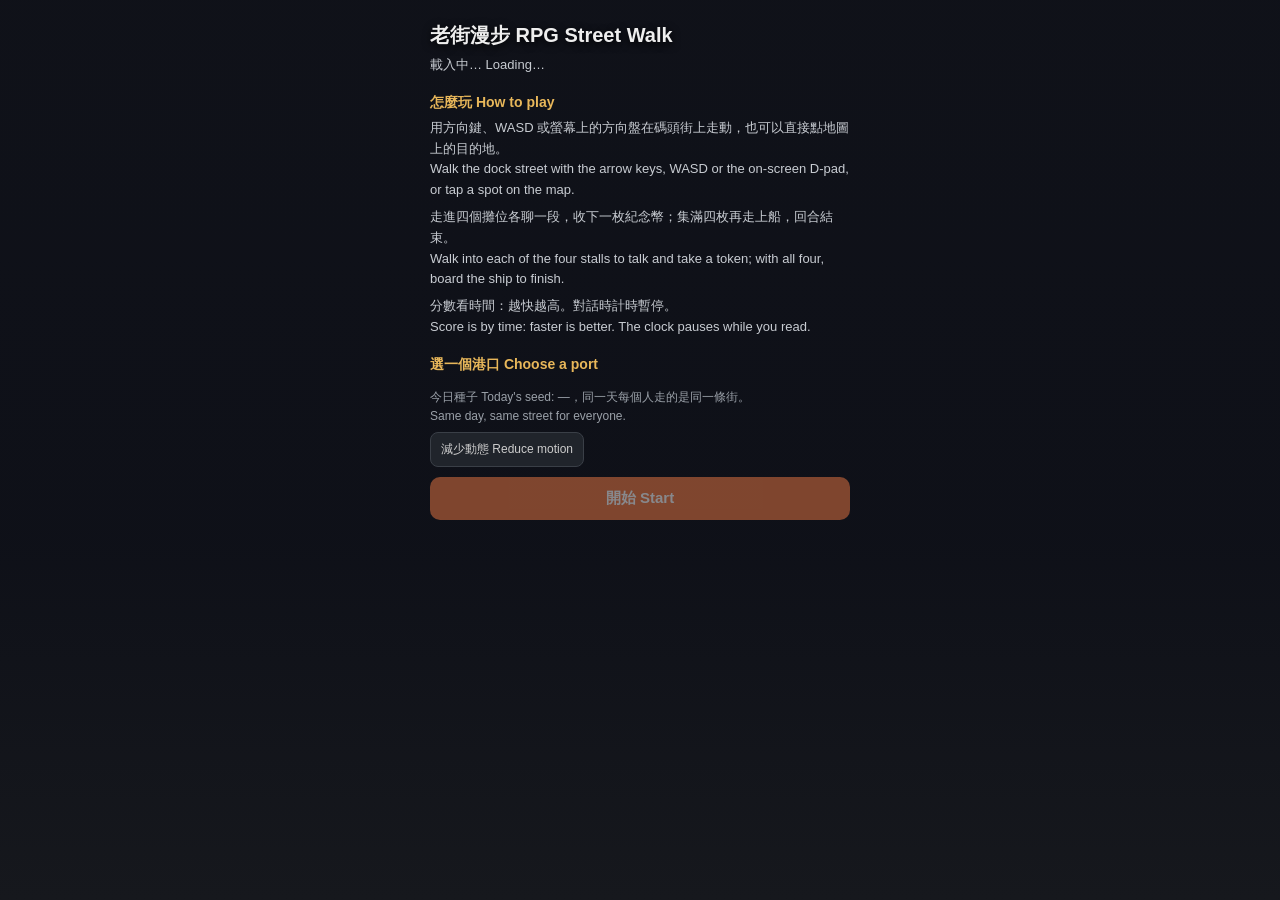
<file: site/index.html>
<!doctype html>
<html lang="zh-Hant">
<head>
<meta charset="utf-8">
<title>老街漫步 RPG Street Walk</title>
<meta http-equiv="refresh" content="0; url=games/street-walk/">
</head>
<body style="background:#16181d;color:#eee;font-family:sans-serif;padding:24px">
<a href="games/street-walk/" style="color:#e8b75a">老街漫步 RPG Street Walk →</a>
</body>
</html>
</file>
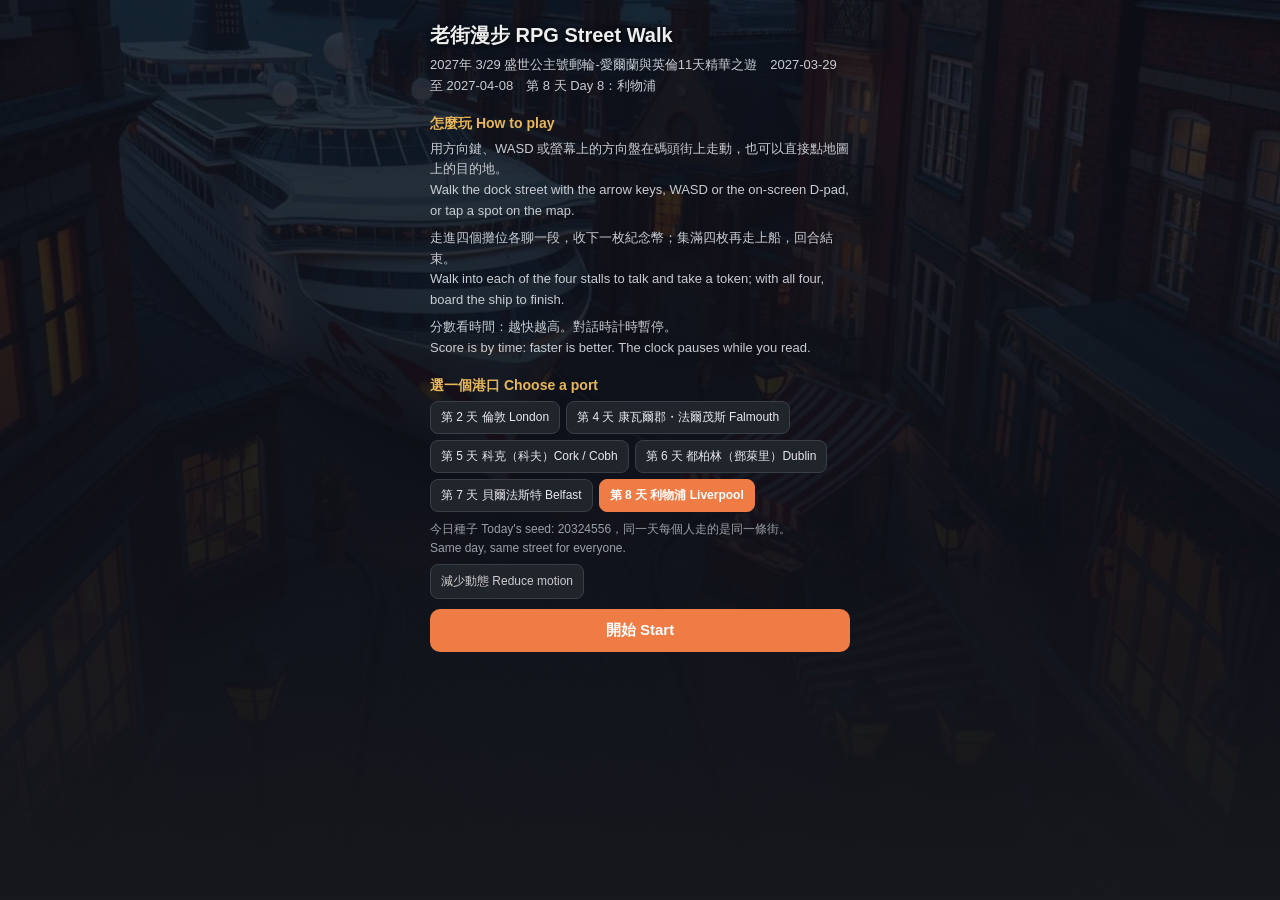
<file: site/games/street-walk/index.html>
<!doctype html>
<html lang="zh-Hant">
<head>
<meta charset="utf-8">
<title>老街漫步 RPG Street Walk | XO Tours 遊戲</title>
<meta name="viewport" content="width=device-width, initial-scale=1, viewport-fit=cover">
<meta name="description" content="Tile-based dock-street walk through Liverpool (day 8 of tour 7622): visit four stalls, collect four tokens, board the ship.">
<link rel="stylesheet" href="style.css">
</head>
<body>
<div id="app">

  <div id="hud">
    <div class="id">
      <img class="avatar" src="assets/player.webp" alt="" width="36" height="36">
      <div>
        <div class="title">老街漫步 Street Walk</div>
        <div class="sub" id="hud-sub">利物浦碼頭街 Liverpool dock street</div>
      </div>
    </div>
    <div class="stat">
      <div>紀念幣 Tokens <span id="tokens"><i></i><i></i><i></i><i></i></span></div>
      <div>時間 Time <b id="time">0.0</b> s</div>
    </div>
  </div>

  <div id="stage">
    <canvas id="canvas" width="640" height="480" aria-label="Dock street map"></canvas>
    <canvas id="dof" width="640" height="480" aria-hidden="true"></canvas>
    <div id="toast" role="status"></div>
    <div id="dialog" hidden role="dialog">
      <img class="portrait" id="dlg-portrait" alt="" width="72" height="72">
      <div class="text">
        <div class="who" id="dlg-who"></div>
        <div class="line" id="dlg-line"></div>
        <div class="next" id="dlg-next">點一下繼續 Tap to continue</div>
      </div>
    </div>
  </div>

  <div id="controls">
    <div id="dpad" aria-label="D-pad">
      <button class="u" data-dir="up" aria-label="上 Up">▲</button>
      <button class="l" data-dir="left" aria-label="左 Left">◀</button>
      <button class="c" id="ok" aria-label="確定 OK">確定<br>OK</button>
      <button class="r" data-dir="right" aria-label="右 Right">▶</button>
      <button class="d" data-dir="down" aria-label="下 Down">▼</button>
    </div>
    <div id="side">
      <button class="rm" id="rm-hud" type="button">減少動態 Reduce motion</button>
      <div class="hint">方向鍵 / WASD / 點地圖走路<br>Arrows / WASD / tap map to walk<br>走進攤位開始對話<br>Walk into a stall to talk</div>
    </div>
  </div>

  <div id="err" hidden></div>
</div>

<!-- Intro -->
<div class="overlay art" id="intro">
  <div class="box">
    <h1>老街漫步 RPG Street Walk</h1>
    <p id="intro-sub">載入中… Loading…</p>
    <h2>怎麼玩 How to play</h2>
    <p>用方向鍵、WASD 或螢幕上的方向盤在碼頭街上走動，也可以直接點地圖上的目的地。<br>
    Walk the dock street with the arrow keys, WASD or the on-screen D-pad, or tap a spot on the map.</p>
    <p>走進四個攤位各聊一段，收下一枚紀念幣；集滿四枚再走上船，回合結束。<br>
    Walk into each of the four stalls to talk and take a token; with all four, board the ship to finish.</p>
    <p>分數看時間：越快越高。對話時計時暫停。<br>
    Score is by time: faster is better. The clock pauses while you read.</p>
    <h2>選一個港口 Choose a port</h2>
    <div class="ports" id="ports"></div>
    <p class="note">今日種子 Today's seed: <span id="intro-seed">—</span>，同一天每個人走的是同一條街。<br>Same day, same street for everyone.</p>
    <button class="rm" id="rm-intro" type="button">減少動態 Reduce motion</button>
    <button class="btn" id="start" disabled>開始 Start</button>
  </div>
</div>

<!-- End screen / stop card -->
<div class="overlay art" id="end" hidden>
  <div class="box">
    <h1>到船了！ Aboard!</h1>
    <div class="score"><span id="end-points">0</span><small>分 points</small></div>
    <p id="end-detail"></p>
    <p class="note" id="end-best"></p>

    <div class="card">
      <img id="card-img" alt="" loading="lazy">
      <div class="body">
        <div class="stop" id="card-stop"></div>
        <div class="day" id="card-day"></div>
        <div class="tour" id="card-tour"></div>
        <div class="price" id="card-price"></div>
      </div>
    </div>

    <button class="btn alt" id="again">再玩一次 Play again</button>
    <a class="btn alt" id="next" href="?day=8">下一站 Next port</a>
    <a class="btn" id="see" href="#" target="_blank" rel="noopener">看這個行程 See this tour</a>
  </div>
</div>

<script type="module" src="game.js"></script>
</body>
</html>
</file>
<file: site/games/street-walk/style.css>
/* games/street-walk/style.css -- portrait, one thumb, controls in the bottom third. */

html, body {
  margin: 0; padding: 0; background: #16181d; color: #eee;
  font-family: -apple-system, "PingFang TC", "Microsoft JhengHei", sans-serif;
  -webkit-text-size-adjust: 100%;
}
* { box-sizing: border-box; }
button { font-family: inherit; }

#app { max-width: 640px; margin: 0 auto; min-height: 100vh; display: flex; flex-direction: column; }

/* Top bar / HUD */
#hud {
  display: flex; align-items: center; justify-content: space-between; gap: 8px;
  padding: 8px 10px; font-size: 13px; line-height: 1.3;
}
#hud .id { display: flex; align-items: center; gap: 8px; }
#hud .avatar { width: 36px; height: 36px; border-radius: 50%; border: 2px solid #e8b75a; object-fit: cover; background: #0f1424; }
#hud .title { font-weight: 700; font-size: 14px; }
#hud .sub { color: #9aa0a8; font-size: 11px; }
#hud .stat { text-align: right; white-space: nowrap; }
#hud .stat b { font-variant-numeric: tabular-nums; font-size: 16px; }
#tokens { display: inline-flex; gap: 4px; vertical-align: middle; margin-left: 6px; }
#tokens i {
  width: 14px; height: 14px; border-radius: 50%; display: inline-block;
  border: 2px solid #e8b75a; background: transparent; opacity: 0.45;
}
#tokens i.got { background: #e8b75a; opacity: 1; box-shadow: 0 0 6px #e8b75a88; }

/* Stage: the map canvas, 4:3, full width */
#stage { position: relative; width: 100%; aspect-ratio: 4 / 3; background: #0f1115; overflow: hidden; }
#canvas { display: block; width: 100%; height: 100%; touch-action: none; }

/* Depth of field: a blurred copy of the frame, shown only in the top and
   bottom bands (tilt-shift). A CSS filter on a canvas element works in every
   engine, unlike ctx.filter, which Safari lacks. */
#dof {
  position: absolute; inset: 0; width: 100%; height: 100%; pointer-events: none;
  filter: blur(2.2px);
  -webkit-mask-image: linear-gradient(to bottom, #000 0%, transparent 26%, transparent 74%, #000 100%);
  mask-image: linear-gradient(to bottom, #000 0%, transparent 26%, transparent 74%, #000 100%);
}
/* Vignette */
#stage::after {
  content: ""; position: absolute; inset: 0; pointer-events: none; z-index: 1;
  background: radial-gradient(ellipse at center, transparent 52%, rgba(8, 8, 20, 0.5) 100%);
}

#toast {
  position: absolute; left: 50%; top: 8px; transform: translateX(-50%); z-index: 2;
  background: #000c; color: #fff; padding: 6px 12px; border-radius: 8px;
  font-size: 13px; pointer-events: none; opacity: 0; transition: opacity 0.25s; max-width: 92%;
}
#toast.show { opacity: 1; }

/* Dialogue box sits over the bottom of the stage, portrait on the left */
#dialog {
  position: absolute; left: 6px; right: 6px; bottom: 6px; z-index: 2;
  display: flex; gap: 10px; align-items: flex-start;
  background: #1d2129f2; border: 2px solid #e8b75a; border-radius: 10px;
  padding: 10px 12px; font-size: 14px; line-height: 1.55; cursor: pointer;
  box-shadow: 0 6px 24px #0008;
}
#dialog[hidden] { display: none; }
#dialog .portrait {
  width: 72px; height: 72px; flex: none; border-radius: 10px; object-fit: cover;
  border: 2px solid #e8b75a; background: #0f1424;
}
#dialog .text { flex: 1; min-width: 0; }
#dialog .who { color: #e8b75a; font-weight: 700; font-size: 13px; margin-bottom: 4px; }
#dialog .line { min-height: 2.6em; }
#dialog .next { color: #9aa0a8; font-size: 11px; text-align: right; margin-top: 4px; }

/* Controls: bottom third */
#controls {
  display: flex; align-items: center; justify-content: space-between;
  padding: 10px 14px 16px; gap: 12px; flex: 1;
}
#dpad {
  display: grid; grid-template-columns: repeat(3, 56px); grid-template-rows: repeat(3, 56px);
  gap: 4px; touch-action: none; user-select: none; -webkit-user-select: none;
}
#dpad button, #ok {
  border: 1px solid #3a3f47; background: #20242b; color: #eee; border-radius: 10px;
  font-size: 22px; touch-action: none; user-select: none; -webkit-user-select: none;
  -webkit-tap-highlight-color: transparent; cursor: pointer;
}
#dpad button:active, #dpad button.down { background: #EF7B45; border-color: #EF7B45; }
#dpad .u { grid-column: 2; grid-row: 1; }
#dpad .l { grid-column: 1; grid-row: 2; }
#dpad .c { grid-column: 2; grid-row: 2; font-size: 12px; line-height: 1.2; }
#dpad .r { grid-column: 3; grid-row: 2; }
#dpad .d { grid-column: 2; grid-row: 3; }
#side { display: flex; flex-direction: column; gap: 8px; align-items: stretch; min-width: 120px; }
#side .hint { color: #9aa0a8; font-size: 11px; line-height: 1.5; }
.rm {
  border: 1px solid #3a3f47; background: #20242b; color: #ccc; border-radius: 8px;
  font-size: 12px; padding: 8px 10px; cursor: pointer; text-align: left;
}
.rm.on { border-color: #e8b75a; color: #e8b75a; }

/* Overlays: intro and end */
.overlay {
  position: fixed; inset: 0; background: #16181df0; overflow-y: auto; z-index: 10;
  display: flex; align-items: flex-start; justify-content: center; padding: 18px 14px 40px;
}
.overlay[hidden] { display: none; }           /* [hidden] must beat display:flex */
.overlay.art {
  background: linear-gradient(180deg, rgba(14, 16, 24, 0.82) 0%, rgba(14, 16, 24, 0.94) 60%, #16181d 100%),
              var(--keyart, none) center / cover no-repeat #16181d;
}
.overlay .box { max-width: 420px; width: 100%; }
.overlay h1 { font-size: 20px; margin: 4px 0 2px; text-shadow: 0 2px 8px #000; }
.overlay h2 { font-size: 14px; margin: 18px 0 6px; color: #e8b75a; }
.overlay p { font-size: 13px; line-height: 1.6; color: #c8ccd2; margin: 6px 0; }
.overlay p.note { color: #9aa0a8; font-size: 12px; }
.overlay .score { font-size: 28px; font-weight: 700; margin: 6px 0 0; }
.overlay .score small { font-size: 13px; color: #9aa0a8; font-weight: 400; margin-left: 8px; }
.btn {
  display: block; width: 100%; margin: 10px 0 0; padding: 12px; border: 0; border-radius: 10px;
  background: #EF7B45; color: #fff; font-size: 15px; font-weight: 700; cursor: pointer; text-align: center;
  text-decoration: none;
}
.btn.alt { background: #20242b; border: 1px solid #3a3f47; color: #eee; }
.btn:disabled { opacity: 0.5; cursor: default; }

/* Stop card */
.card { border: 1px solid #3a3f47; border-radius: 12px; overflow: hidden; background: #20242b; margin-top: 12px; }
.card img { display: block; width: 100%; aspect-ratio: 16 / 9; object-fit: cover; background: #0f1115; }
.card .body { padding: 10px 12px 12px; }
.card .stop { font-size: 17px; font-weight: 700; }
.card .day { color: #e8b75a; font-size: 13px; margin-top: 2px; }
.card .tour { font-size: 13px; margin-top: 8px; line-height: 1.5; }
.card .price { font-size: 13px; color: #c8ccd2; margin-top: 4px; }
.card .price b { color: #fff; font-size: 16px; }

#err { color: #ff8a80; font-size: 13px; padding: 10px 14px; white-space: pre-wrap; }

/* Port picker on the intro */
.ports { display: flex; flex-wrap: wrap; gap: 6px; margin: 4px 0 8px; }
.ports .port {
  display: inline-block; padding: 7px 10px; border-radius: 8px; font-size: 12px; text-decoration: none;
  background: #20242b; border: 1px solid #3a3f47; color: #e6e8ec;
}
.ports .port.on { background: #EF7B45; border-color: #EF7B45; color: #fff; font-weight: 700; }
</file>
